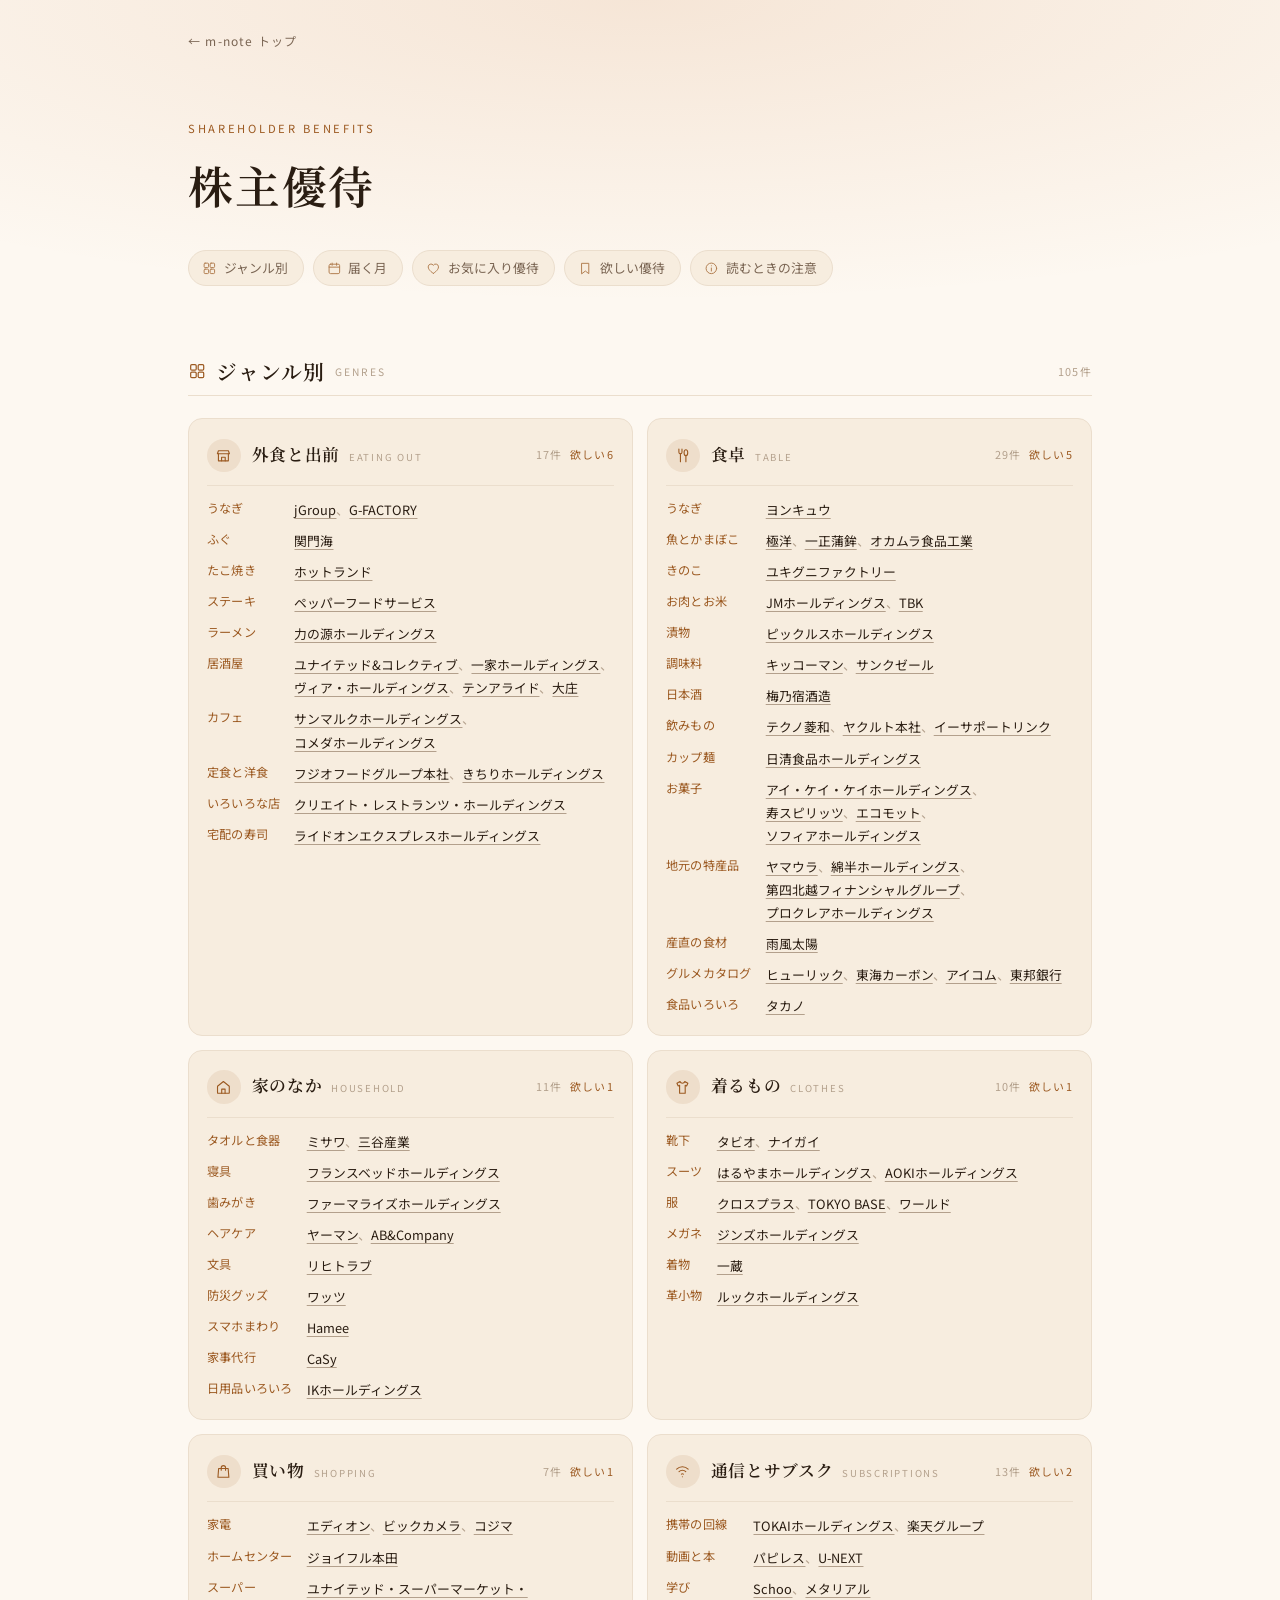
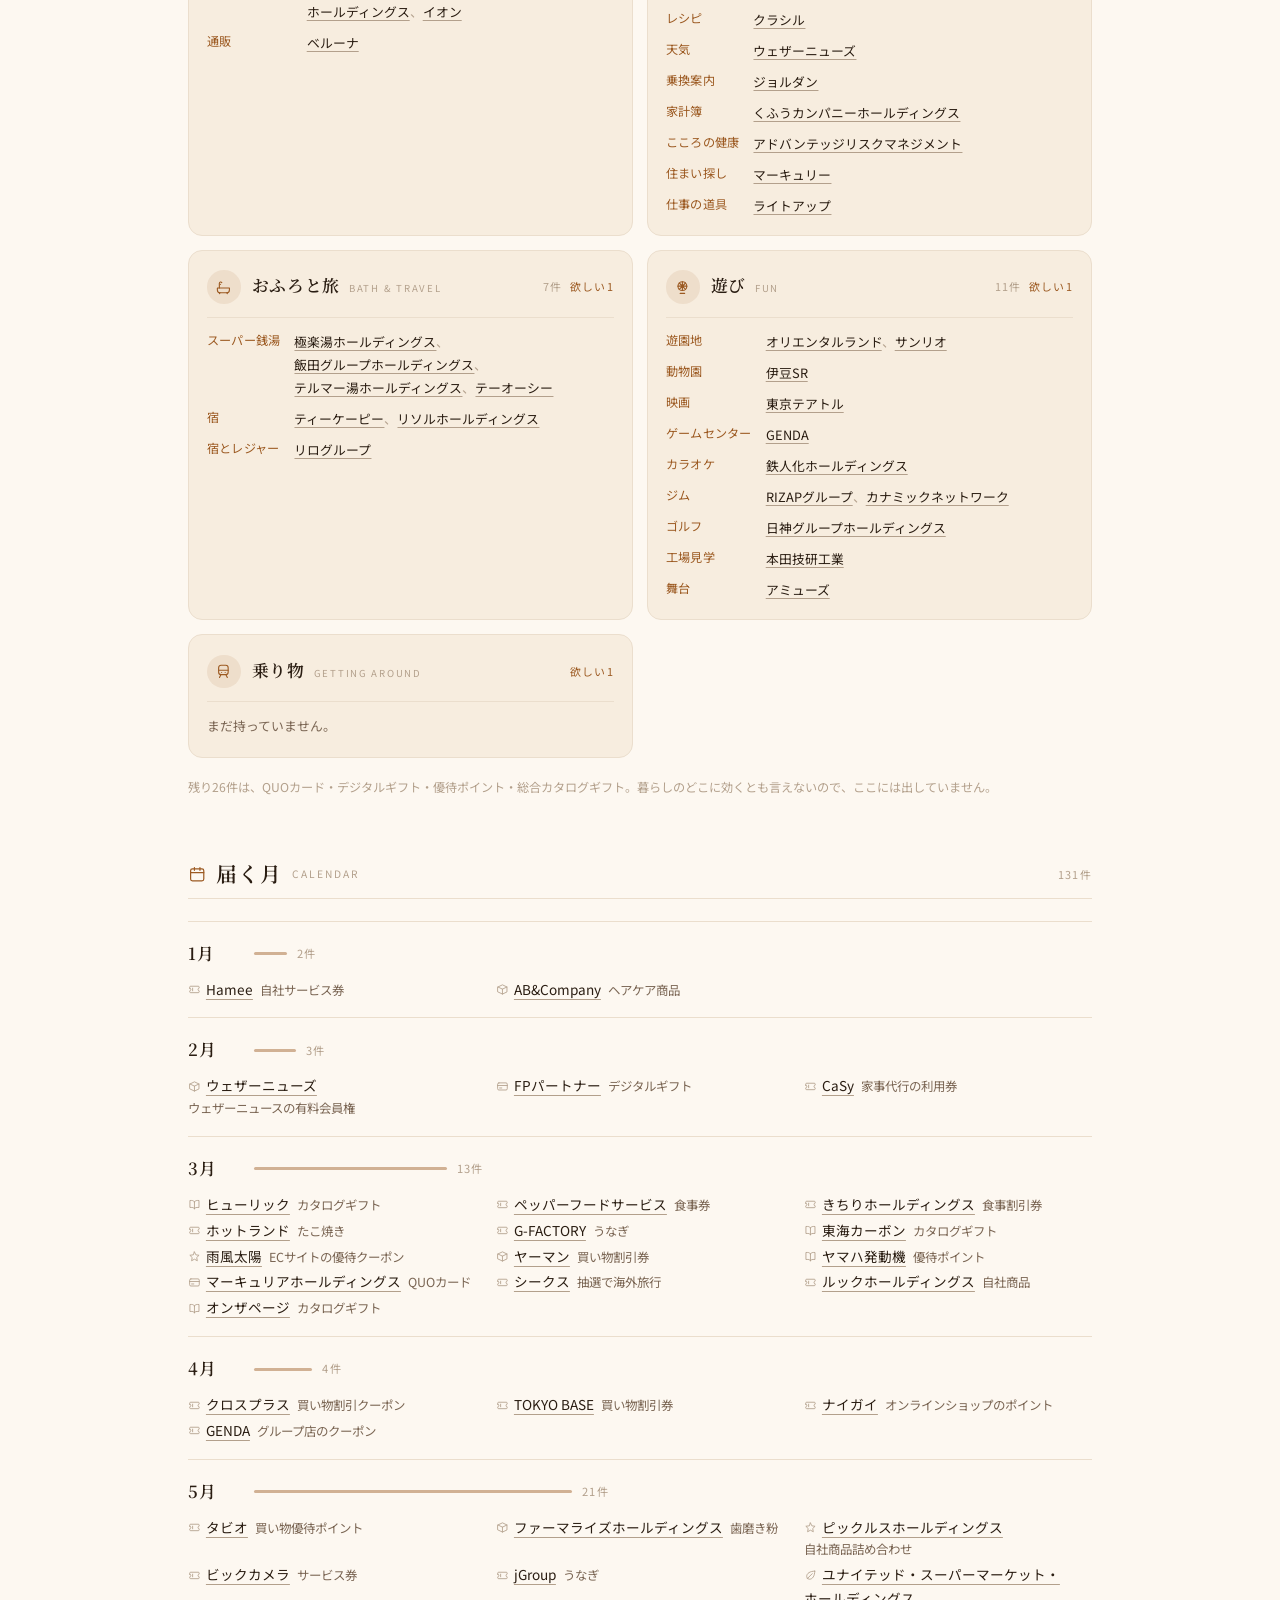
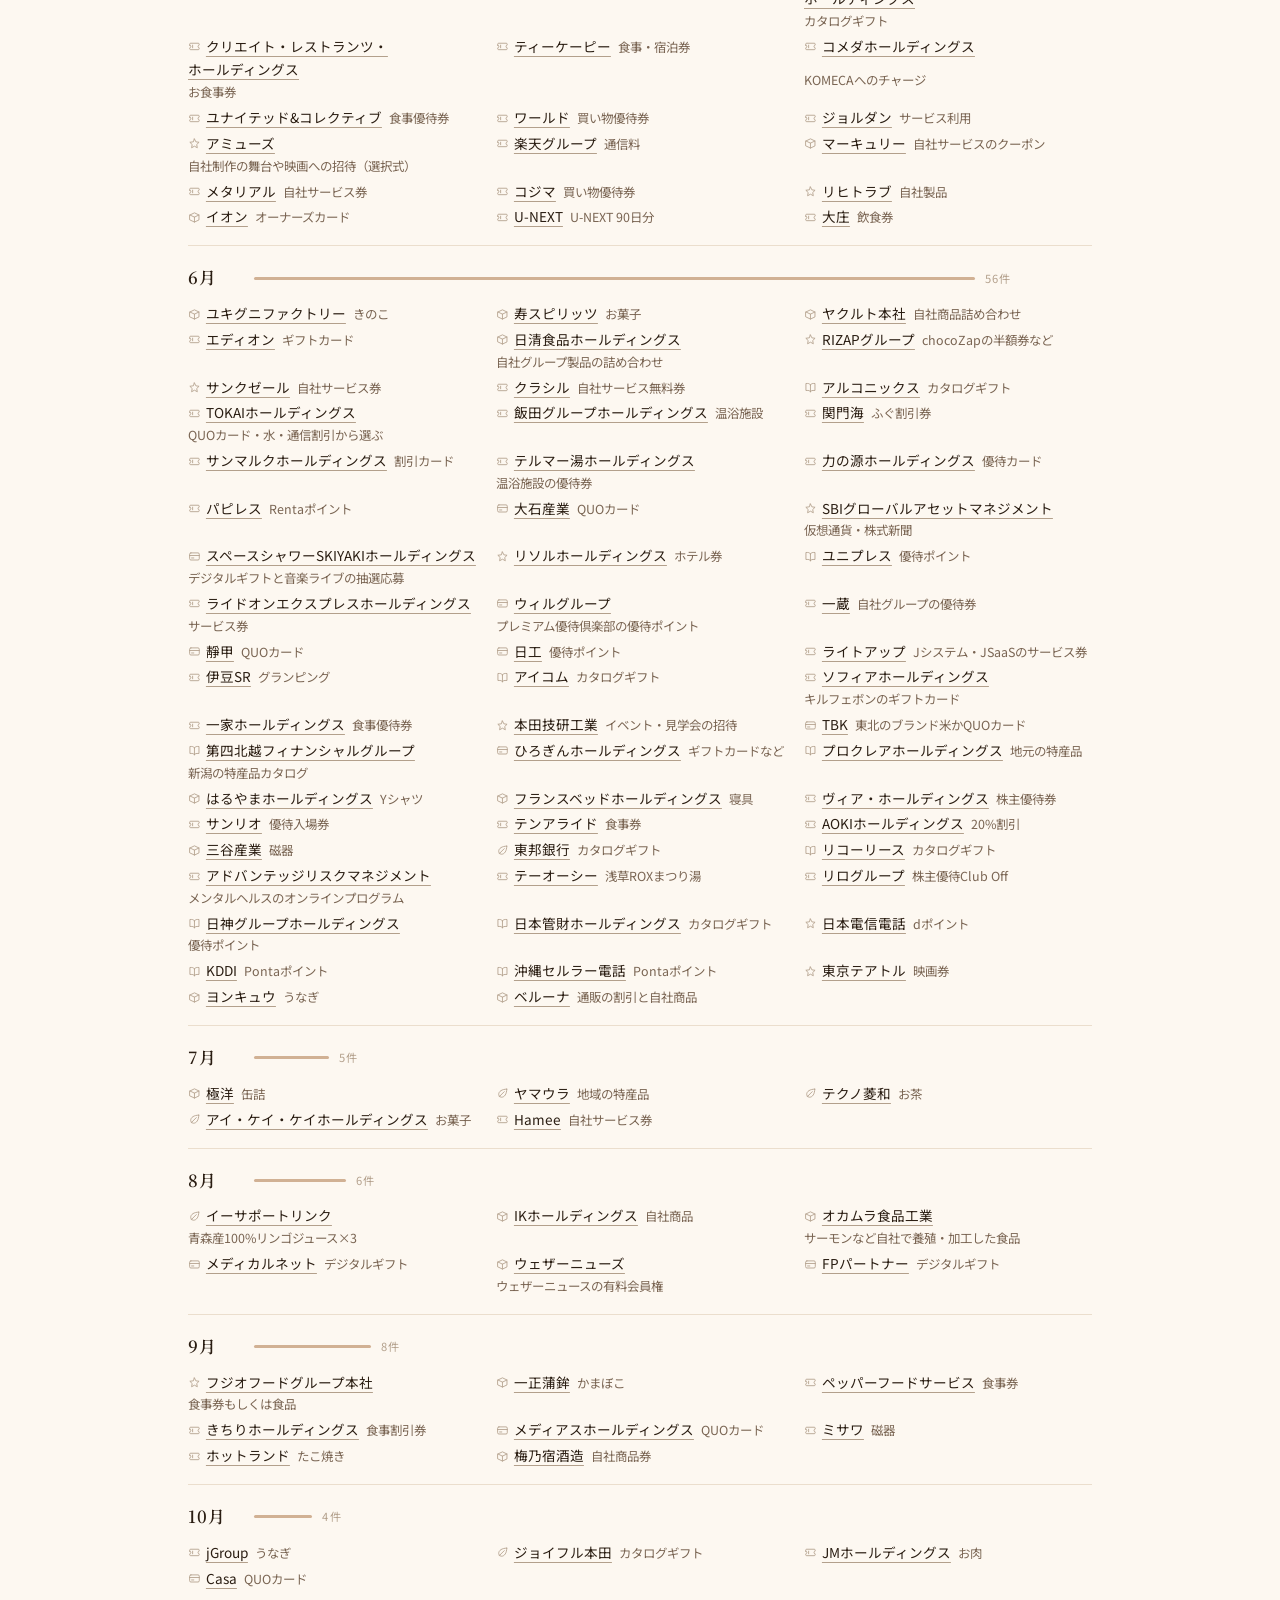
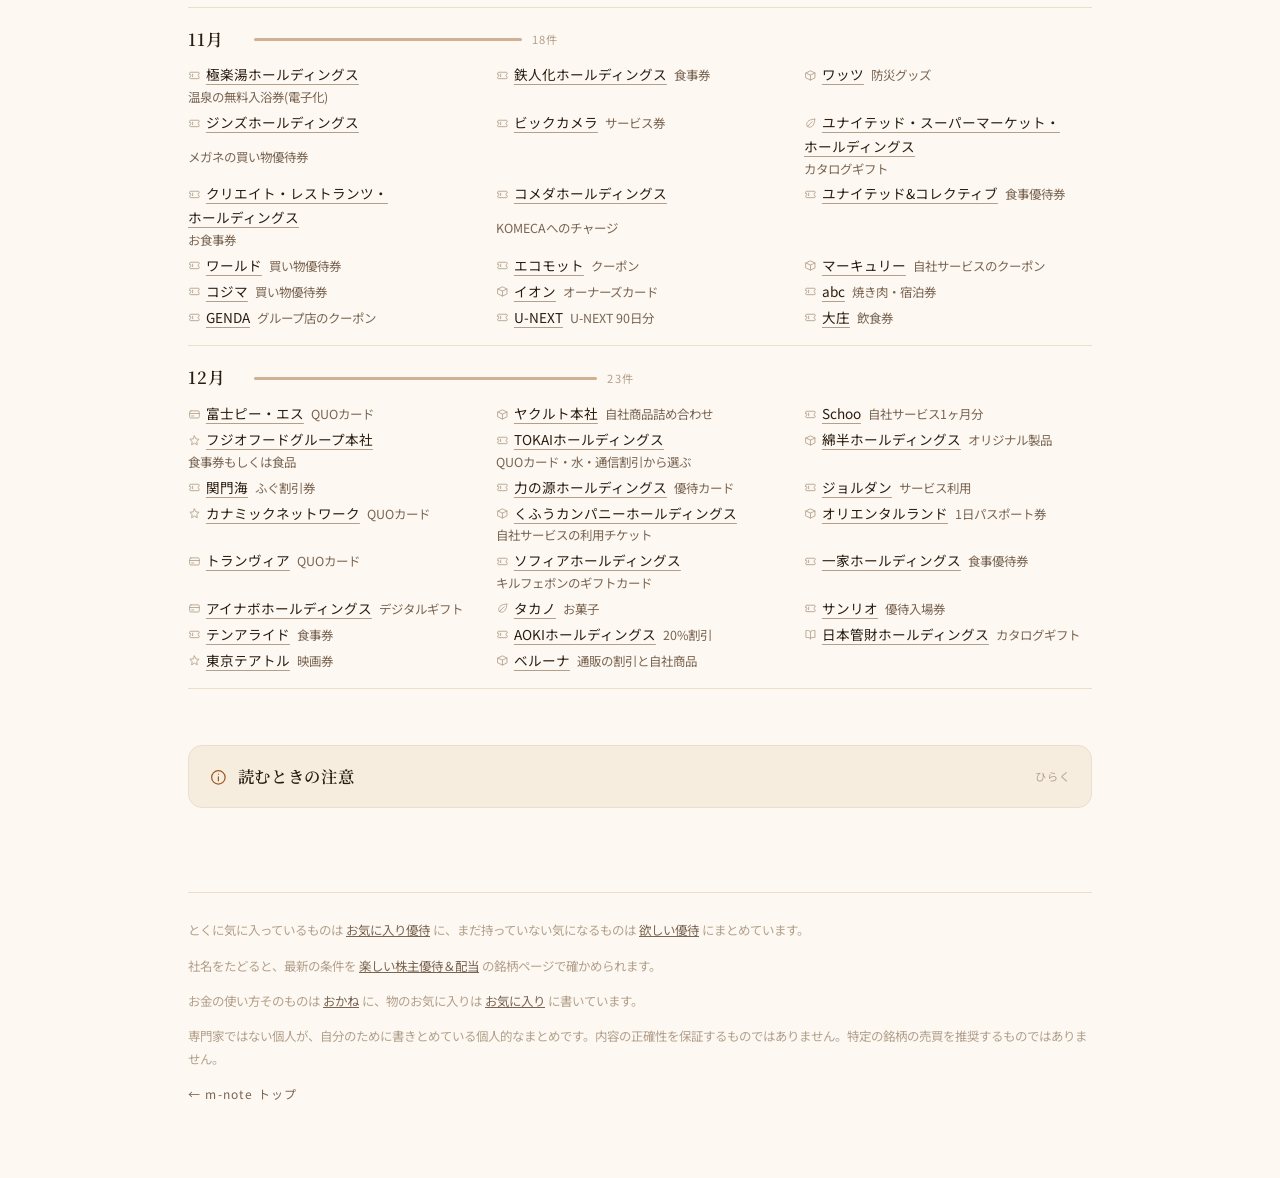
<file: index.html>
<!DOCTYPE html>
<html lang="ja">
<head>
<meta charset="UTF-8">
<meta name="viewport" content="width=device-width, initial-scale=1">
<title>株主優待｜まとめノート</title>
<meta name="description" content="手元の株主優待126件を、うなぎ・ふぐ・靴下・寝具といったジャンル別と、届く月ごとに並べた一覧。">
<link rel="preconnect" href="https://fonts.googleapis.com">
<link rel="preconnect" href="https://fonts.gstatic.com" crossorigin>
<link href="https://fonts.googleapis.com/css2?family=Noto+Sans+JP:wght@400;500;700&family=Noto+Serif+JP:wght@500;600;700&display=swap" rel="stylesheet">
<link rel="stylesheet" href="style.css?v=abcd02c5">
</head>
<body>
<!-- アイコンは線画のまま埋め込んでおく。外から取りに行かないので表示が遅れない -->
<svg width="0" height="0" style="position:absolute" aria-hidden="true" focusable="false"><defs>
  <symbol id="ic-grid" viewBox="0 0 24 24">
    <rect x="3.5" y="3.5" width="7.2" height="7.2" rx="1.5"/>
    <rect x="13.3" y="3.5" width="7.2" height="7.2" rx="1.5"/>
    <rect x="3.5" y="13.3" width="7.2" height="7.2" rx="1.5"/>
    <rect x="13.3" y="13.3" width="7.2" height="7.2" rx="1.5"/></symbol>
  <symbol id="ic-calendar" viewBox="0 0 24 24">
    <rect x="3.4" y="5.2" width="17.2" height="15.4" rx="2.4"/>
    <path d="M3.4 10h17.2M8.4 3.4v3.6M15.6 3.4v3.6"/></symbol>
  <symbol id="ic-heart" viewBox="0 0 24 24">
    <path d="M12 20.2S3.6 15.3 3.6 9.6A4.6 4.6 0 0 1 12 7a4.6 4.6 0 0 1 8.4 2.6c0 5.7-8.4 10.6-8.4 10.6z"/></symbol>
  <symbol id="ic-bookmark" viewBox="0 0 24 24">
    <path d="M6.4 3.8h11.2v16.8L12 16.4l-5.6 4.2z"/></symbol>
  <symbol id="ic-info" viewBox="0 0 24 24">
    <circle cx="12" cy="12" r="8.6"/><path d="M12 11.4v5M12 7.8h.01"/></symbol>
  <symbol id="ic-ticket" viewBox="0 0 24 24">
    <path d="M3.2 9.5V7.8a1.8 1.8 0 0 1 1.8-1.8h14a1.8 1.8 0 0 1 1.8 1.8v1.7a2.6 2.6 0 0 0 0 5.1v1.6a1.8 1.8 0 0 1-1.8 1.8H5a1.8 1.8 0 0 1-1.8-1.8v-1.6a2.6 2.6 0 0 0 0-5.1z"/>
    <path d="M8.6 9.6v4.9"/></symbol>
  <symbol id="ic-box" viewBox="0 0 24 24">
    <path d="M3.6 7.4 12 3.4l8.4 4v9.2L12 20.6l-8.4-4z"/>
    <path d="M3.6 7.4 12 11.4l8.4-4"/><path d="M12 11.4v9.2"/></symbol>
  <symbol id="ic-leaf" viewBox="0 0 24 24">
    <path d="M20 4C11 4 5 8 5 14a5 5 0 0 0 5 5c6 0 10-6 10-15z"/><path d="M15.4 8.6 6.6 17.4"/></symbol>
  <symbol id="ic-book" viewBox="0 0 24 24">
    <path d="M12 7.6C12 6 10 4.6 6.6 4.6H3.6v13h3.5c2.9 0 4.9 1.2 4.9 2.4"/>
    <path d="M12 7.6C12 6 14 4.6 17.4 4.6h3v13h-3.5c-2.9 0-4.9 1.2-4.9 2.4"/><path d="M12 7.6V20"/></symbol>
  <symbol id="ic-card" viewBox="0 0 24 24">
    <rect x="3" y="5.4" width="18" height="13.2" rx="2.4"/>
    <path d="M3 10.2h18"/><path d="M6.6 14.8h4.2"/></symbol>
  <symbol id="ic-star" viewBox="0 0 24 24">
    <path d="m12 3.6 2.6 5.4 6 .8-4.4 4.2 1.1 6-5.3-2.9-5.3 2.9 1.1-6L3.4 9.8l6-.8z"/></symbol>
  <symbol id="ic-shop" viewBox="0 0 24 24">
    <path d="M3.4 9.6h17.2l-1.5-4.2H4.9z"/><path d="M4.9 9.6v10.2h14.2V9.6"/>
    <path d="M9.4 19.8v-5.2h5.2v5.2"/></symbol>
  <symbol id="ic-meal" viewBox="0 0 24 24">
    <path d="M7 3v4.6a2.2 2.2 0 0 0 4.4 0V3"/><path d="M9.2 9.8V21"/>
    <path d="M17 21v-8"/><ellipse cx="17" cy="8.2" rx="2.6" ry="4.2"/></symbol>
  <symbol id="ic-home" viewBox="0 0 24 24">
    <path d="M3.6 10.4 12 3.6l8.4 6.8v9.1a.9.9 0 0 1-.9.9H4.5a.9.9 0 0 1-.9-.9z"/>
    <path d="M9.6 20.4v-6h4.8v6"/></symbol>
  <symbol id="ic-shirt" viewBox="0 0 24 24">
    <path d="M8.6 3.6 4.2 6.2l1.8 3.7 2-.9v11.4h8v-11.4l2 .9 1.8-3.7-4.4-2.6a3.6 3.6 0 0 1-6.8 0z"/></symbol>
  <symbol id="ic-bag" viewBox="0 0 24 24">
    <path d="M5.2 7.8h13.6l1 12.6H4.2z"/><path d="M8.9 10.2V6.8a3.1 3.1 0 0 1 6.2 0v3.4"/></symbol>
  <symbol id="ic-wifi" viewBox="0 0 24 24">
    <path d="M3.8 8.8a11.4 11.4 0 0 1 16.4 0"/><path d="M7.2 12.4a6.6 6.6 0 0 1 9.6 0"/>
    <path d="M10.6 16a2 2 0 0 1 2.8 0"/><path d="M12 19.6h.01"/></symbol>
  <symbol id="ic-bath" viewBox="0 0 24 24">
    <path d="M3.4 12.8h17.2v2.9a4 4 0 0 1-4 4H7.4a4 4 0 0 1-4-4z"/>
    <path d="M6.2 12.8V6.2a1.9 1.9 0 0 1 3.5-1"/><path d="M7.9 7.6h.01"/>
    <path d="M7.2 19.7l-.8 1.1M16.8 19.7l.8 1.1"/></symbol>
  <symbol id="ic-train" viewBox="0 0 24 24">
    <rect x="5.2" y="3.3" width="13.6" height="13.3" rx="3.4"/>
    <path d="M5.2 10.4h13.6"/><path d="M9.5 13.6h.01M14.5 13.6h.01"/>
    <path d="M8.5 16.6l-2.1 4.1M15.5 16.6l2.1 4.1"/></symbol>
  <symbol id="ic-wheel" viewBox="0 0 24 24">
    <circle cx="12" cy="10.2" r="6.3"/><circle cx="12" cy="10.2" r="1.5"/>
    <path d="M12 3.9v12.6M5.7 10.2h12.6M7.5 5.7l9 9M16.5 5.7l-9 9"/>
    <path d="M8.8 20.6h6.4"/></symbol>
</defs></svg>

<div class="wrap">
  <div class="top"><a class="back" href="../">← m-note トップ</a></div>

  <header class="hero">
    <p class="eyebrow">SHAREHOLDER BENEFITS</p>
    <h1>株主優待</h1>
    <ul class="toc">
      <li><a href="#genre"><svg class="ic"><use href="#ic-grid"/></svg>ジャンル別</a></li>
      <li><a href="#calendar"><svg class="ic"><use href="#ic-calendar"/></svg>届く月</a></li>
      <li><a href="picks.html"><svg class="ic"><use href="#ic-heart"/></svg>お気に入り優待</a></li>
      <li><a href="want.html"><svg class="ic"><use href="#ic-bookmark"/></svg>欲しい優待</a></li>
      <li><a href="#caution"><svg class="ic"><use href="#ic-info"/></svg>読むときの注意</a></li>
    </ul>
  </header>

  <section id="genre">
    <div class="cat-h"><svg class="ic"><use href="#ic-grid"/></svg><h2>ジャンル別</h2>
      <span class="en">GENRES</span><span class="n" data-count="uses"></span></div>
    <div class="cat-rule"></div>
    <div class="uses" data-uses><p class="empty">読み込み中…</p></div>
    <p class="aside" data-left></p>
  </section>

  <section id="calendar">
    <div class="cat-h"><svg class="ic"><use href="#ic-calendar"/></svg><h2>届く月</h2>
      <span class="en">CALENDAR</span><span class="n" data-count="all"></span></div>
    <div class="cat-rule"></div>
    <div data-calendar><p class="empty">読み込み中…</p></div>
  </section>

  <section id="caution">
    <details class="caution">
      <summary><svg class="ic"><use href="#ic-info"/></svg>読むときの注意<span class="cue"></span></summary>
      <div class="cbody">
        <p><strong>優待の内容は変わります。</strong>必要株数・権利確定月・優待の中身・継続保有の条件は、どれも各社の判断でいつでも変わります。ここに書いてあるのは私の手元の記録で、最新とは限りません。実際に確かめるときは各社のIR情報を見てください。</p>
        <p><strong>金額は目安です。</strong>優待価値は券面や相当額をそのまま書いたもので、実際に使い切れるかは別の話です。有効期限があるもの、店舗が近くにないと使えないもの、抽選のものも混じっています。</p>
        <p><strong>投資の勧誘や助言ではありません。</strong>優待があることと、その株を買うべきかどうかは、まったく別の問題です。このページは後者について何も言いません。</p>
      </div>
    </details>
  </section>

  <footer>
    <p>とくに気に入っているものは <a href="picks.html">お気に入り優待</a> に、まだ持っていない気になるものは <a href="want.html">欲しい優待</a> にまとめています。</p>
    <p>社名をたどると、最新の条件を <a href="https://www.kabuyutai.com/" target="_blank" rel="noopener">楽しい株主優待＆配当</a> の銘柄ページで確かめられます。</p>
    <p>お金の使い方そのものは <a href="../money/">おかね</a> に、物のお気に入りは <a href="../favorites/">お気に入り</a> に書いています。</p>
    <p>専門家ではない個人が、自分のために書きとめている個人的なまとめです。内容の正確性を保証するものではありません。特定の銘柄の売買を推奨するものではありません。</p>
    <p><a class="back" href="../">← m-note トップ</a></p>
  </footer>
</div>
<script src="app.js?v=abcd02c5"></script>
</body>
</html>
</file>
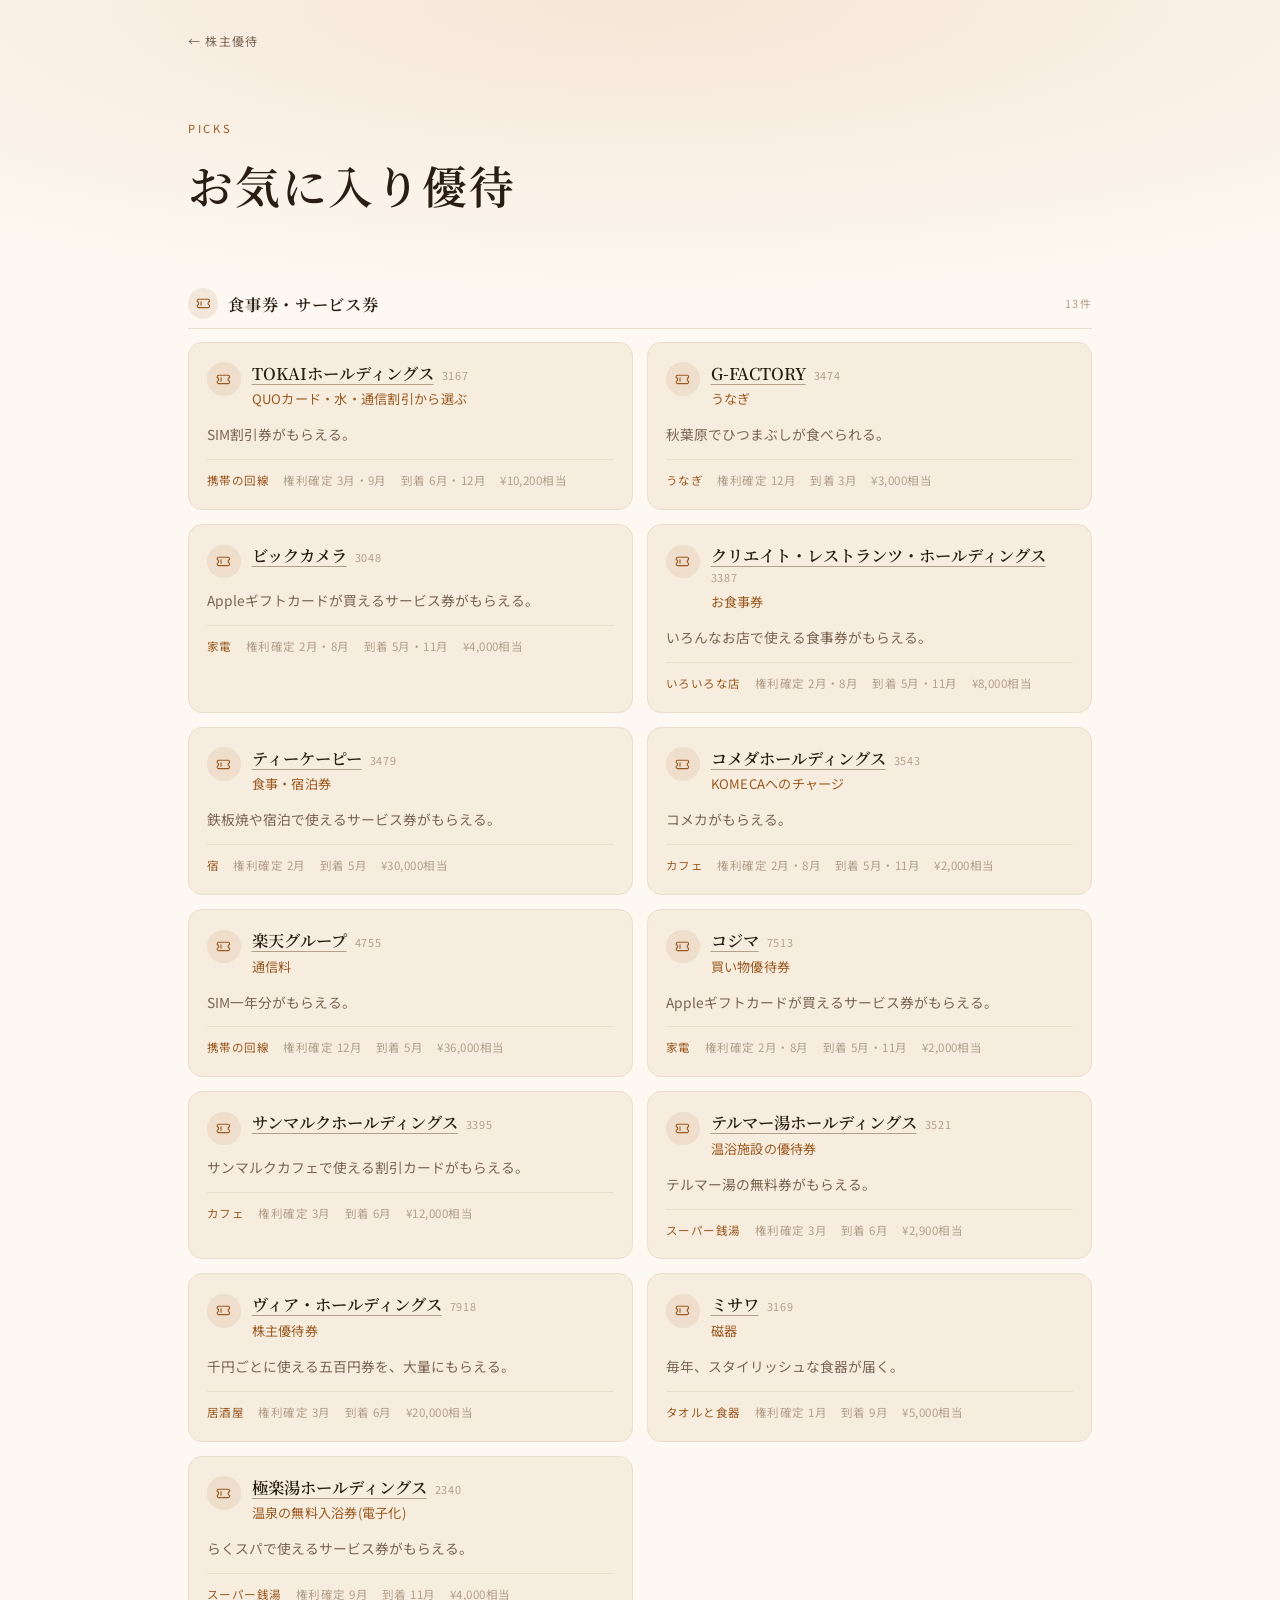
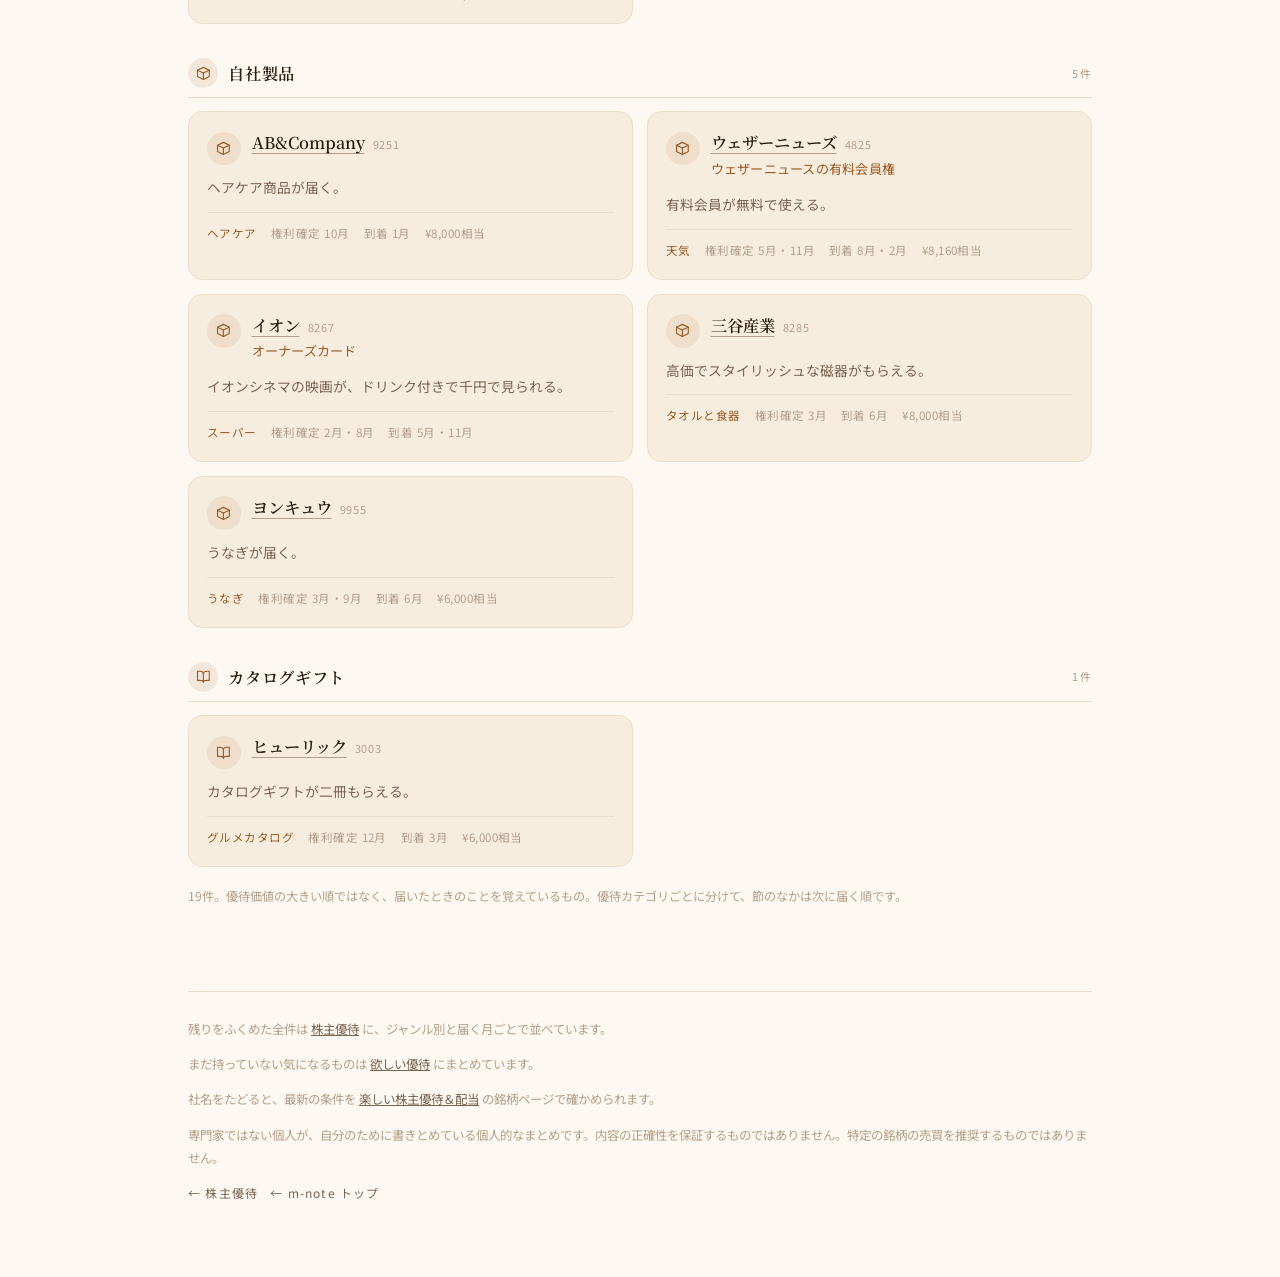
<file: picks.html>
<!DOCTYPE html>
<html lang="ja">
<head>
<meta charset="UTF-8">
<meta name="viewport" content="width=device-width, initial-scale=1">
<title>お気に入り優待｜株主優待</title>
<meta name="description" content="届いたときのことを覚えている株主優待。うなぎ、磁器、タオル、カタログギフト、温泉の券。">
<link rel="preconnect" href="https://fonts.googleapis.com">
<link rel="preconnect" href="https://fonts.gstatic.com" crossorigin>
<link href="https://fonts.googleapis.com/css2?family=Noto+Sans+JP:wght@400;500;700&family=Noto+Serif+JP:wght@500;600;700&display=swap" rel="stylesheet">
<link rel="stylesheet" href="style.css?v=abcd02c5">
</head>
<body>
<!-- アイコンは線画のまま埋め込んでおく。外から取りに行かないので表示が遅れない -->
<svg width="0" height="0" style="position:absolute" aria-hidden="true" focusable="false"><defs>
  <symbol id="ic-heart" viewBox="0 0 24 24">
    <path d="M12 20.2S3.6 15.3 3.6 9.6A4.6 4.6 0 0 1 12 7a4.6 4.6 0 0 1 8.4 2.6c0 5.7-8.4 10.6-8.4 10.6z"/></symbol>
  <symbol id="ic-ticket" viewBox="0 0 24 24">
    <path d="M3.2 9.5V7.8a1.8 1.8 0 0 1 1.8-1.8h14a1.8 1.8 0 0 1 1.8 1.8v1.7a2.6 2.6 0 0 0 0 5.1v1.6a1.8 1.8 0 0 1-1.8 1.8H5a1.8 1.8 0 0 1-1.8-1.8v-1.6a2.6 2.6 0 0 0 0-5.1z"/>
    <path d="M8.6 9.6v4.9"/></symbol>
  <symbol id="ic-box" viewBox="0 0 24 24">
    <path d="M3.6 7.4 12 3.4l8.4 4v9.2L12 20.6l-8.4-4z"/>
    <path d="M3.6 7.4 12 11.4l8.4-4"/><path d="M12 11.4v9.2"/></symbol>
  <symbol id="ic-leaf" viewBox="0 0 24 24">
    <path d="M20 4C11 4 5 8 5 14a5 5 0 0 0 5 5c6 0 10-6 10-15z"/><path d="M15.4 8.6 6.6 17.4"/></symbol>
  <symbol id="ic-book" viewBox="0 0 24 24">
    <path d="M12 7.6C12 6 10 4.6 6.6 4.6H3.6v13h3.5c2.9 0 4.9 1.2 4.9 2.4"/>
    <path d="M12 7.6C12 6 14 4.6 17.4 4.6h3v13h-3.5c-2.9 0-4.9 1.2-4.9 2.4"/><path d="M12 7.6V20"/></symbol>
  <symbol id="ic-card" viewBox="0 0 24 24">
    <rect x="3" y="5.4" width="18" height="13.2" rx="2.4"/>
    <path d="M3 10.2h18"/><path d="M6.6 14.8h4.2"/></symbol>
  <symbol id="ic-star" viewBox="0 0 24 24">
    <path d="m12 3.6 2.6 5.4 6 .8-4.4 4.2 1.1 6-5.3-2.9-5.3 2.9 1.1-6L3.4 9.8l6-.8z"/></symbol>
</defs></svg>

<div class="wrap">
  <div class="top"><a class="back" href="./">← 株主優待</a></div>

  <header class="hero">
    <p class="eyebrow">PICKS</p>
    <h1>お気に入り優待</h1>
  </header>

  <section id="picks">
    <div class="cats" data-picks><p class="empty">読み込み中…</p></div>
    <p class="aside"><span data-count="picks"></span>。優待価値の大きい順ではなく、届いたときのことを覚えているもの。優待カテゴリごとに分けて、節のなかは次に届く順です。</p>
  </section>

  <footer>
    <p>残りをふくめた全件は <a href="./">株主優待</a> に、ジャンル別と届く月ごとで並べています。</p>
    <p>まだ持っていない気になるものは <a href="want.html">欲しい優待</a> にまとめています。</p>
    <p>社名をたどると、最新の条件を <a href="https://www.kabuyutai.com/" target="_blank" rel="noopener">楽しい株主優待＆配当</a> の銘柄ページで確かめられます。</p>
    <p>専門家ではない個人が、自分のために書きとめている個人的なまとめです。内容の正確性を保証するものではありません。特定の銘柄の売買を推奨するものではありません。</p>
    <p><a class="back" href="./">← 株主優待</a>　<a class="back" href="../">← m-note トップ</a></p>
  </footer>
</div>
<script src="app.js?v=abcd02c5"></script>
</body>
</html>
</file>
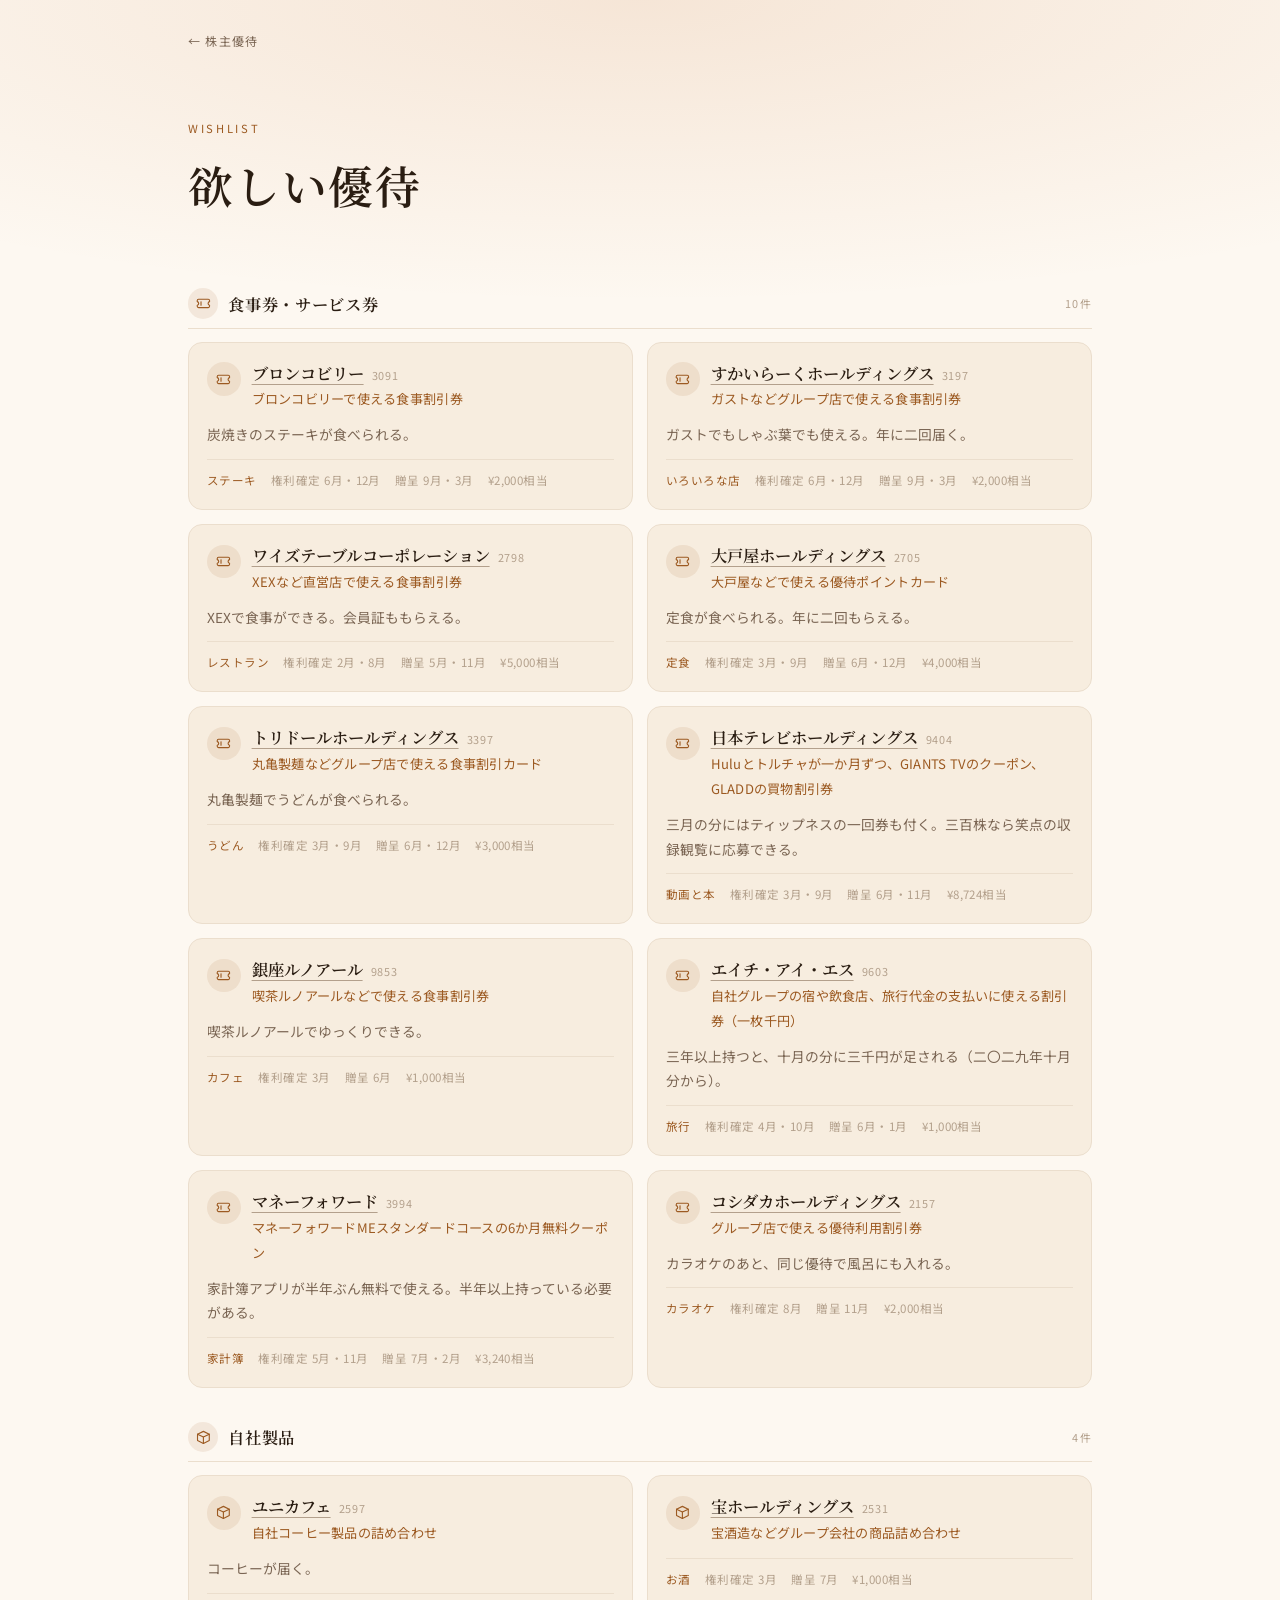
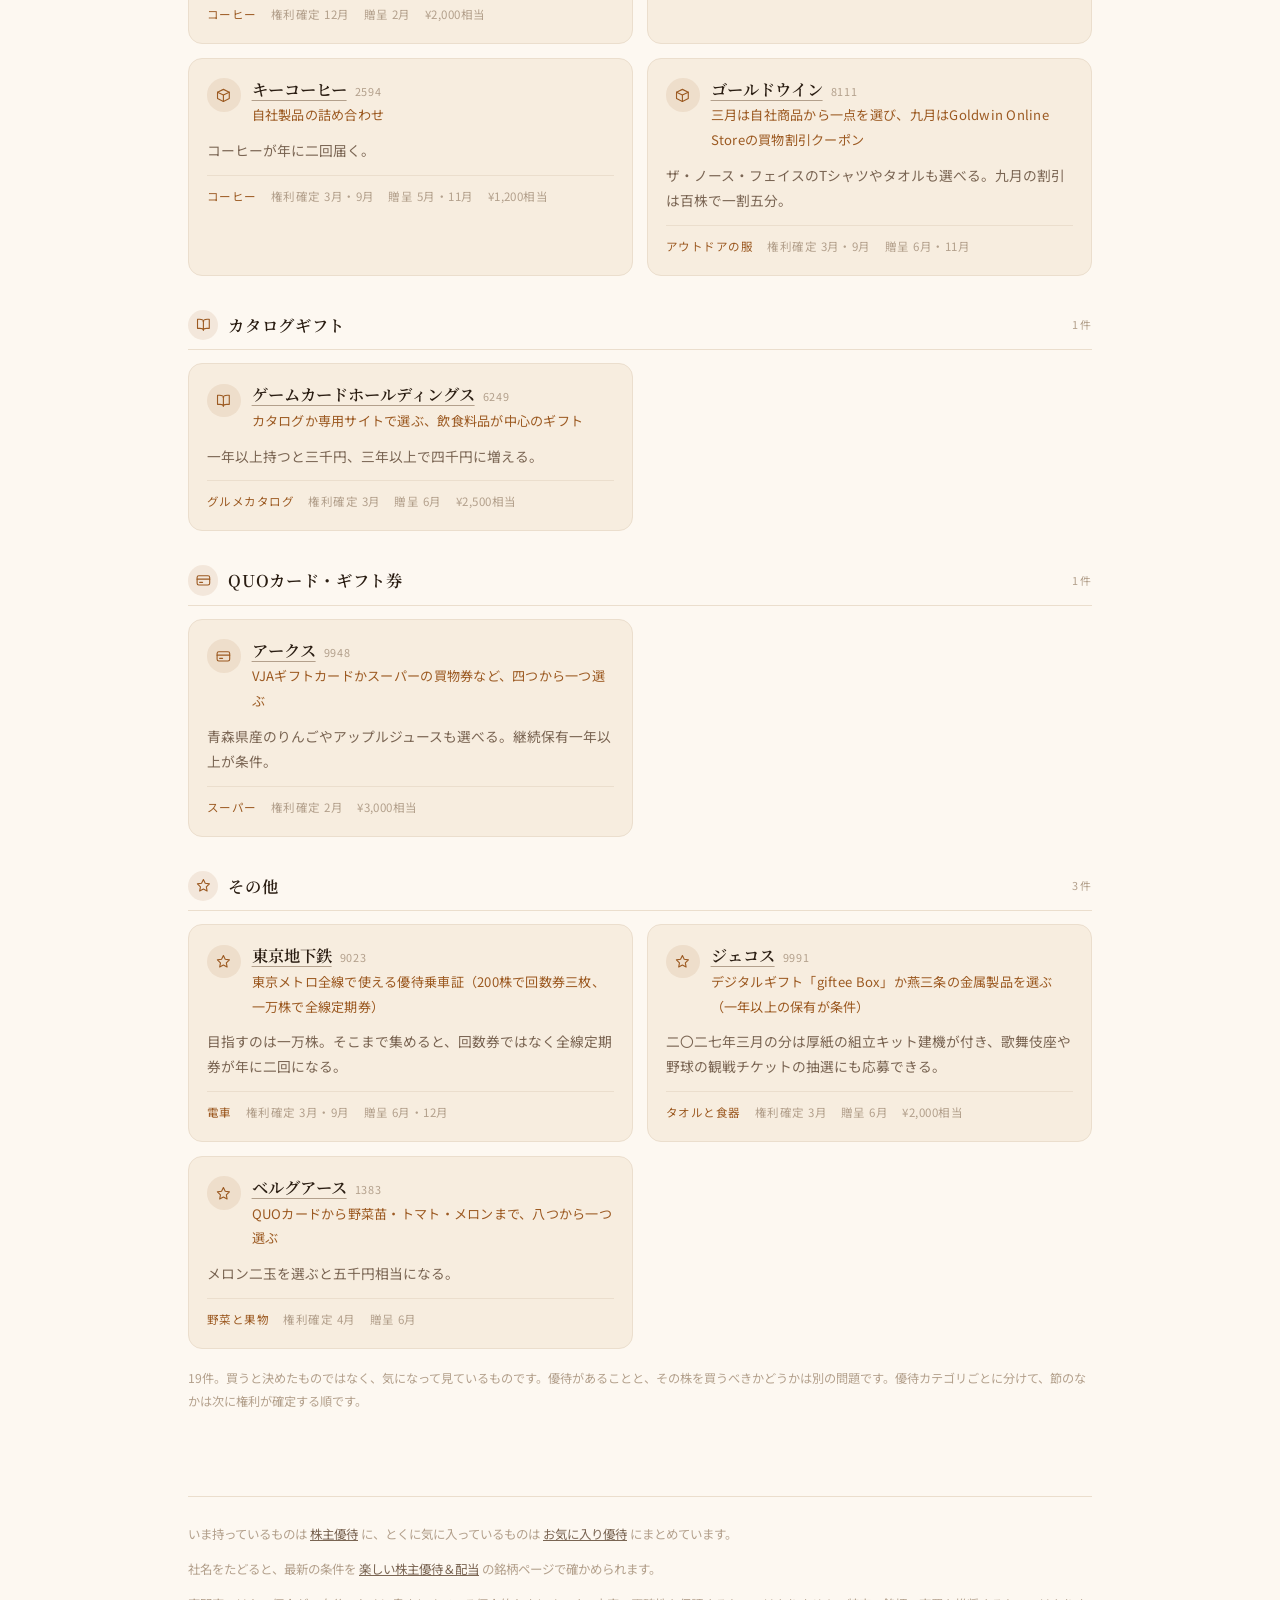
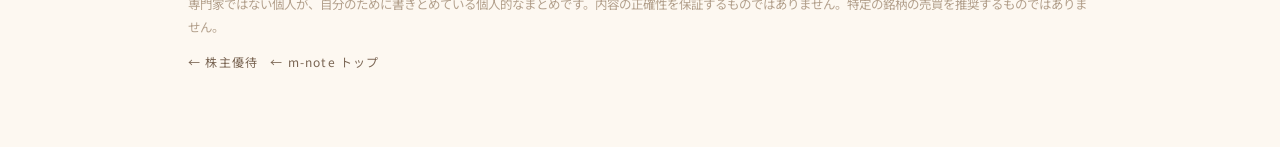
<file: want.html>
<!DOCTYPE html>
<html lang="ja">
<head>
<meta charset="UTF-8">
<meta name="viewport" content="width=device-width, initial-scale=1">
<title>欲しい優待｜株主優待</title>
<meta name="description" content="まだ持っていない、気になっている株主優待。磯丸水産、はなの舞、まねきねこ、リンガーハット、QUOカード。">
<link rel="preconnect" href="https://fonts.googleapis.com">
<link rel="preconnect" href="https://fonts.gstatic.com" crossorigin>
<link href="https://fonts.googleapis.com/css2?family=Noto+Sans+JP:wght@400;500;700&family=Noto+Serif+JP:wght@500;600;700&display=swap" rel="stylesheet">
<link rel="stylesheet" href="style.css?v=abcd02c5">
</head>
<body>
<!-- アイコンは線画のまま埋め込んでおく。外から取りに行かないので表示が遅れない -->
<svg width="0" height="0" style="position:absolute" aria-hidden="true" focusable="false"><defs>
  <symbol id="ic-ticket" viewBox="0 0 24 24">
    <path d="M3.2 9.5V7.8a1.8 1.8 0 0 1 1.8-1.8h14a1.8 1.8 0 0 1 1.8 1.8v1.7a2.6 2.6 0 0 0 0 5.1v1.6a1.8 1.8 0 0 1-1.8 1.8H5a1.8 1.8 0 0 1-1.8-1.8v-1.6a2.6 2.6 0 0 0 0-5.1z"/>
    <path d="M8.6 9.6v4.9"/></symbol>
  <symbol id="ic-box" viewBox="0 0 24 24">
    <path d="M3.6 7.4 12 3.4l8.4 4v9.2L12 20.6l-8.4-4z"/>
    <path d="M3.6 7.4 12 11.4l8.4-4"/><path d="M12 11.4v9.2"/></symbol>
  <symbol id="ic-leaf" viewBox="0 0 24 24">
    <path d="M20 4C11 4 5 8 5 14a5 5 0 0 0 5 5c6 0 10-6 10-15z"/><path d="M15.4 8.6 6.6 17.4"/></symbol>
  <symbol id="ic-book" viewBox="0 0 24 24">
    <path d="M12 7.6C12 6 10 4.6 6.6 4.6H3.6v13h3.5c2.9 0 4.9 1.2 4.9 2.4"/>
    <path d="M12 7.6C12 6 14 4.6 17.4 4.6h3v13h-3.5c-2.9 0-4.9 1.2-4.9 2.4"/><path d="M12 7.6V20"/></symbol>
  <symbol id="ic-card" viewBox="0 0 24 24">
    <rect x="3" y="5.4" width="18" height="13.2" rx="2.4"/>
    <path d="M3 10.2h18"/><path d="M6.6 14.8h4.2"/></symbol>
  <symbol id="ic-star" viewBox="0 0 24 24">
    <path d="m12 3.6 2.6 5.4 6 .8-4.4 4.2 1.1 6-5.3-2.9-5.3 2.9 1.1-6L3.4 9.8l6-.8z"/></symbol>
</defs></svg>

<div class="wrap">
  <div class="top"><a class="back" href="./">← 株主優待</a></div>

  <header class="hero">
    <p class="eyebrow">WISHLIST</p>
    <h1>欲しい優待</h1>
  </header>

  <section id="wants">
    <div class="cats" data-wants><p class="empty">読み込み中…</p></div>
    <p class="aside"><span data-count="wants"></span>。買うと決めたものではなく、気になって見ているものです。優待があることと、その株を買うべきかどうかは別の問題です。優待カテゴリごとに分けて、節のなかは次に権利が確定する順です。</p>
  </section>

  <footer>
    <p>いま持っているものは <a href="./">株主優待</a> に、とくに気に入っているものは <a href="picks.html">お気に入り優待</a> にまとめています。</p>
    <p>社名をたどると、最新の条件を <a href="https://www.kabuyutai.com/" target="_blank" rel="noopener">楽しい株主優待＆配当</a> の銘柄ページで確かめられます。</p>
    <p>専門家ではない個人が、自分のために書きとめている個人的なまとめです。内容の正確性を保証するものではありません。特定の銘柄の売買を推奨するものではありません。</p>
    <p><a class="back" href="./">← 株主優待</a>　<a class="back" href="../">← m-note トップ</a></p>
  </footer>
</div>
<script src="app.js?v=abcd02c5"></script>
</body>
</html>
</file>
<file: style.css>
/* 株主優待のページ共通の見た目。index.html と picks.html が読む。
   色をここ一箇所で持つことで、二枚のページがずれないようにしている。 */
/* 生成りの紙とテラコッタ。黒と白は使わず、どの色にも茶を含ませている */
:root{
  --bg:#fdf8f1; --ink:#2a1d12; --muted:#7a6553; --faint:#b3a08c;
  --line:#ebdecd; --card:#f7eddf; --accent:#9c5a22;
  --wash:rgba(196,106,38,.13); --tint:rgba(156,90,34,.10);
}
@media (prefers-color-scheme: dark){
  :root:not([data-theme="light"]){
    --bg:#17110c; --ink:#f4eade; --muted:#a08b76; --faint:#6a5848;
    --line:#2e241b; --card:#20180f; --accent:#e2a765;
    --wash:rgba(226,167,101,.10); --tint:rgba(226,167,101,.14);
  }
}
:root[data-theme="dark"]{
  --bg:#17110c; --ink:#f4eade; --muted:#a08b76; --faint:#6a5848;
  --line:#2e241b; --card:#20180f; --accent:#e2a765;
  --wash:rgba(226,167,101,.10); --tint:rgba(226,167,101,.14);
}
*{box-sizing:border-box}
/* 地色は html に置く。そうしないと body の背景が canvas に持ち上がり、
   下のにじみの位置が本文の箱からずれる */
html{background:var(--bg)}
/* 見出しのうしろに暖色のにじみを一枚。読み進めると消える薄さで敷く */
body{margin:0;color:var(--ink);font-family:"Noto Sans JP",system-ui,sans-serif;
  font-size:16px;line-height:1.9;-webkit-font-smoothing:antialiased;
  background:radial-gradient(120% 420px at 50% 0,var(--wash),transparent 72%) no-repeat}
a{color:inherit}
.wrap{max-width:60rem;margin:0 auto;padding:0 16px}
@media (min-width:640px){.wrap{padding:0 28px}}

/* アイコンは文字に連れて大きくなる。閲覧者が文字を大きくしても釣り合いが崩れない */
.ic{width:1.15em;height:1.15em;flex:0 0 auto;fill:none;stroke:currentColor;
  stroke-width:1.6;stroke-linecap:round;stroke-linejoin:round}

.top{padding:24px 0 0}
.back{font-size:.75rem;letter-spacing:.1em;color:var(--muted);text-decoration:none}
.back:hover{color:var(--ink)}

header.hero{padding:64px 0 10px}
.eyebrow{font-size:.7rem;letter-spacing:.24em;color:var(--accent);margin:0 0 14px}
h1{font-family:"Noto Serif JP",serif;font-weight:600;font-size:clamp(2rem,6vw,2.8rem);line-height:1.4;margin:0 0 6px;letter-spacing:.04em}

/* 目次は丸いつまみ。触れると色が出る */
.toc{list-style:none;margin:34px 0 0;padding:0;display:flex;flex-wrap:wrap;gap:9px}
.toc a{display:inline-flex;align-items:center;gap:7px;font-size:.8rem;color:var(--muted);
  text-decoration:none;background:var(--card);border:1px solid var(--line);
  border-radius:999px;padding:7px 15px 7px 13px;line-height:1.5;
  transition:color .15s,border-color .15s,background .15s}
.toc a .ic{color:var(--accent);opacity:.75}
.toc a:hover,.toc a:focus-visible{color:var(--accent);border-color:var(--accent);background:var(--tint)}

section{padding:56px 0 0}
.cat-h{display:flex;align-items:center;gap:10px;margin:0 0 4px}
.cat-h .ic{color:var(--accent)}
.cat-h h2{font-family:"Noto Serif JP",serif;font-weight:600;font-size:1.3rem;letter-spacing:.04em;margin:0}
.cat-h .en{font-size:.64rem;letter-spacing:.2em;color:var(--faint)}
.cat-h .n{margin-left:auto;font-size:.68rem;letter-spacing:.12em;color:var(--faint)}
.cat-rule{height:1px;background:var(--line);margin:0 0 22px}

/* お気に入り優待 */
.picks{display:grid;grid-template-columns:1fr;gap:14px}
@media (min-width:620px){.picks{grid-template-columns:repeat(2,1fr)}}
.pick{background:var(--card);border:1px solid var(--line);border-radius:14px;padding:18px 18px 16px;
  transition:transform .18s,border-color .18s}
.pick:hover{transform:translateY(-2px);border-color:var(--accent)}
@media (prefers-reduced-motion:reduce){.pick{transition:none}.pick:hover{transform:none}}
.pick .hd{display:flex;gap:11px;align-items:flex-start}
/* アイコンの丸座布団。アクセントをごく薄く敷いたもの */
.badge{width:2.1em;height:2.1em;border-radius:50%;background:var(--tint);color:var(--accent);
  display:grid;place-items:center;flex:0 0 auto;margin-top:.1em}
.badge .ic{width:1.05em;height:1.05em}
.pick .ttl{display:flex;flex-wrap:wrap;gap:0 8px;align-items:baseline;min-width:0}
.pick .ttl > *{max-width:100%}
.pick b{font-family:"Noto Serif JP",serif;font-weight:600;font-size:1.02rem;line-height:1.5}
.pick .code{font-size:.68rem;letter-spacing:.08em;color:var(--faint);font-variant-numeric:tabular-nums}
.pick .what{flex:0 0 100%;margin:2px 0 0;font-size:.82rem;color:var(--accent);letter-spacing:.02em}
.pick .memo{margin:10px 0 0;font-size:.86rem;color:var(--muted);line-height:1.8}
.pick .meta{margin:12px 0 0;padding:10px 0 0;border-top:1px solid var(--line);
  font-size:.72rem;color:var(--faint);letter-spacing:.04em;display:flex;flex-wrap:wrap;gap:4px 14px}
/* 細目からトップのジャンル別へ。線は触れたときだけ出す */
.pick .meta .gl{color:var(--accent);text-decoration:none;
  border-bottom:1px solid transparent;transition:border-color .15s}
.pick .meta .gl:hover,.pick .meta .gl:focus-visible{border-bottom-color:var(--accent)}

/* 優待カテゴリごとの節。節のなかはお気に入りと同じ二列の並び */
.cats{display:grid;grid-template-columns:1fr;gap:34px}
.cg .cgh{display:flex;align-items:center;gap:10px;margin:0 0 13px;
  padding:0 0 9px;border-bottom:1px solid var(--line)}
.cg .cgh .badge{width:1.9em;height:1.9em;margin:0}
.cg .cgh h3{font-family:"Noto Serif JP",serif;font-weight:600;font-size:1.02rem;
  letter-spacing:.04em;margin:0;line-height:1.6}
.cg .cgh .n{margin-left:auto;font-size:.68rem;letter-spacing:.12em;color:var(--faint);
  font-variant-numeric:tabular-nums;flex:0 0 auto}

/* ジャンル別 */
.uses{display:grid;grid-template-columns:1fr;gap:14px}
@media (min-width:720px){.uses{grid-template-columns:repeat(2,1fr)}}
.use{background:var(--card);border:1px solid var(--line);border-radius:14px;padding:18px}
.use .uh{display:flex;align-items:center;gap:11px}
.use .ut{display:flex;flex-wrap:wrap;align-items:baseline;gap:0 9px;min-width:0}
.use .ut b{font-family:"Noto Serif JP",serif;font-weight:600;font-size:1.05rem;letter-spacing:.04em}
.use .uen{font-size:.6rem;letter-spacing:.18em;color:var(--faint)}
.use .uh .n{margin-left:auto;font-size:.68rem;letter-spacing:.12em;color:var(--faint);flex:0 0 auto}
/* 持っている件数のうしろに、欲しい件数。無い領域には出さない */
.use .uh .wn{color:var(--accent);margin-left:7px}
/* 持っている件数が無いときは、欲しい件数だけが右端に来る */
.use .uh .wn.solo{margin-left:0}
.use .none{margin:13px 0 0;padding:12px 0 0;border-top:1px solid var(--line);
  font-size:.8rem;color:var(--muted)}
/* 細目は左の列に揃える。.sub を display:contents にして、dt と dd を
   そのまま dl のグリッドに流し込むと、カードごとに左の列幅が揃う */
.use .subs{margin:13px 0 0;padding:12px 0 0;border-top:1px solid var(--line);
  display:grid;grid-template-columns:max-content 1fr;gap:8px 14px}
.use .sub{display:contents}
.use dt{font-size:.76rem;color:var(--accent);letter-spacing:.02em;line-height:1.8;white-space:nowrap}
.use dd{margin:0;font-size:.8rem;line-height:1.8}
/* 社名の区切りは読点。社名自体が「・」を含むので中黒では切れ目が分からない */
.use dd .un + .un::before{content:"、";color:var(--faint)}
/* ここは横に流すだけなので、短い社名まで途中で折る必要はない */
.use dd a.kb{overflow-wrap:break-word}
/* 幅が狭いと二列では細目名が潰れるので、細目名を上に積む */
@media (max-width:430px){
  .use .subs{grid-template-columns:1fr;gap:2px}
  .use dd{margin:0 0 9px}
  .use dd:last-child{margin:0}
}
.aside{margin:18px 0 0;font-size:.76rem;color:var(--faint);line-height:1.85}

/* 届く月 */
.month{border-top:1px solid var(--line);padding:16px 0}
.month:last-child{border-bottom:1px solid var(--line)}
/* 月名のうしろに棒と件数。棒は余った幅のなかで伸ばすので、何件あってもはみ出さない */
.month .mh{display:grid;grid-template-columns:auto 1fr;align-items:center;gap:12px;margin:0 0 2px}
.month .mn{font-family:"Noto Serif JP",serif;font-weight:600;font-size:1.05rem;letter-spacing:.06em;
  min-width:3.2em;font-variant-numeric:tabular-nums}
.month .track{display:flex;align-items:center;gap:10px;min-width:0}
.month .bar{flex:0 0 auto;height:3px;max-width:86%;background:var(--accent);opacity:.45;border-radius:2px}
.month .mc{font-size:.7rem;color:var(--faint);letter-spacing:.1em;font-variant-numeric:tabular-nums}
.month ul{list-style:none;margin:8px 0 0;padding:0;display:grid;grid-template-columns:1fr;gap:2px 20px}
@media (min-width:560px){.month ul{grid-template-columns:repeat(2,1fr)}}
@media (min-width:880px){.month ul{grid-template-columns:repeat(3,1fr)}}
/* 社名と中身は横に並べるが、入りきらないときは社名を途中で折らずに中身を下へ送る */
.month li{font-size:.85rem;line-height:1.75;color:var(--ink);
  display:flex;flex-wrap:wrap;gap:0 7px;align-items:baseline}
.month li > *{flex:0 0 auto;max-width:100%}
/* 行頭の小さなアイコンは社名と同じ塊に入れておく。社名が折れても離れない */
.month li .mi{width:.95em;height:.95em;color:var(--faint);vertical-align:-.1em;margin-right:5px}
.month li .w{color:var(--muted);font-size:.78rem}
.month.none .mn{color:var(--faint)}


/* 読むときの注意。ふだんは一行に畳んでおく */
.caution{background:var(--card);border:1px solid var(--line);border-radius:14px}
.caution summary{list-style:none;cursor:pointer;padding:15px 20px;display:flex;align-items:center;gap:10px;
  font-family:"Noto Serif JP",serif;font-weight:600;font-size:1.02rem;letter-spacing:.04em}
.caution summary::-webkit-details-marker{display:none}
.caution summary .ic{color:var(--accent)}
.caution summary .cue{margin-left:auto;font-size:.7rem;letter-spacing:.1em;color:var(--faint);
  font-family:"Noto Sans JP",sans-serif;font-weight:400}
.caution:not([open]) summary .cue::after{content:"ひらく"}
.caution[open] summary .cue::after{content:"とじる"}
.caution .cbody{padding:2px 20px 18px}
.caution p{margin:0 0 .9em;font-size:.86rem;color:var(--muted);line-height:1.85}
.caution p:last-child{margin:0}
.caution strong{color:var(--ink);font-weight:500}

.empty{color:var(--faint);font-size:.86rem;margin:0}

/* 社名から優待情報サイトの銘柄ページへ。線は薄く敷いておき、触れると色が出る */
/* 長い社名は「・」で折る。区切りが無いものだけ、やむをえず途中で折る */
a.kb{word-break:keep-all;overflow-wrap:anywhere;
  color:inherit;text-decoration:underline;text-decoration-color:var(--faint);
  text-decoration-thickness:1px;text-underline-offset:.26em;text-decoration-skip-ink:none;
  transition:color .15s,text-decoration-color .15s}
a.kb:hover,a.kb:focus-visible{color:var(--accent);text-decoration-color:var(--accent)}

footer{margin:84px 0 0;padding:26px 0 60px;border-top:1px solid var(--line)}
footer p{font-size:.78rem;color:var(--faint);line-height:1.85;margin:0 0 12px}
footer a{color:var(--muted)}
</file>
